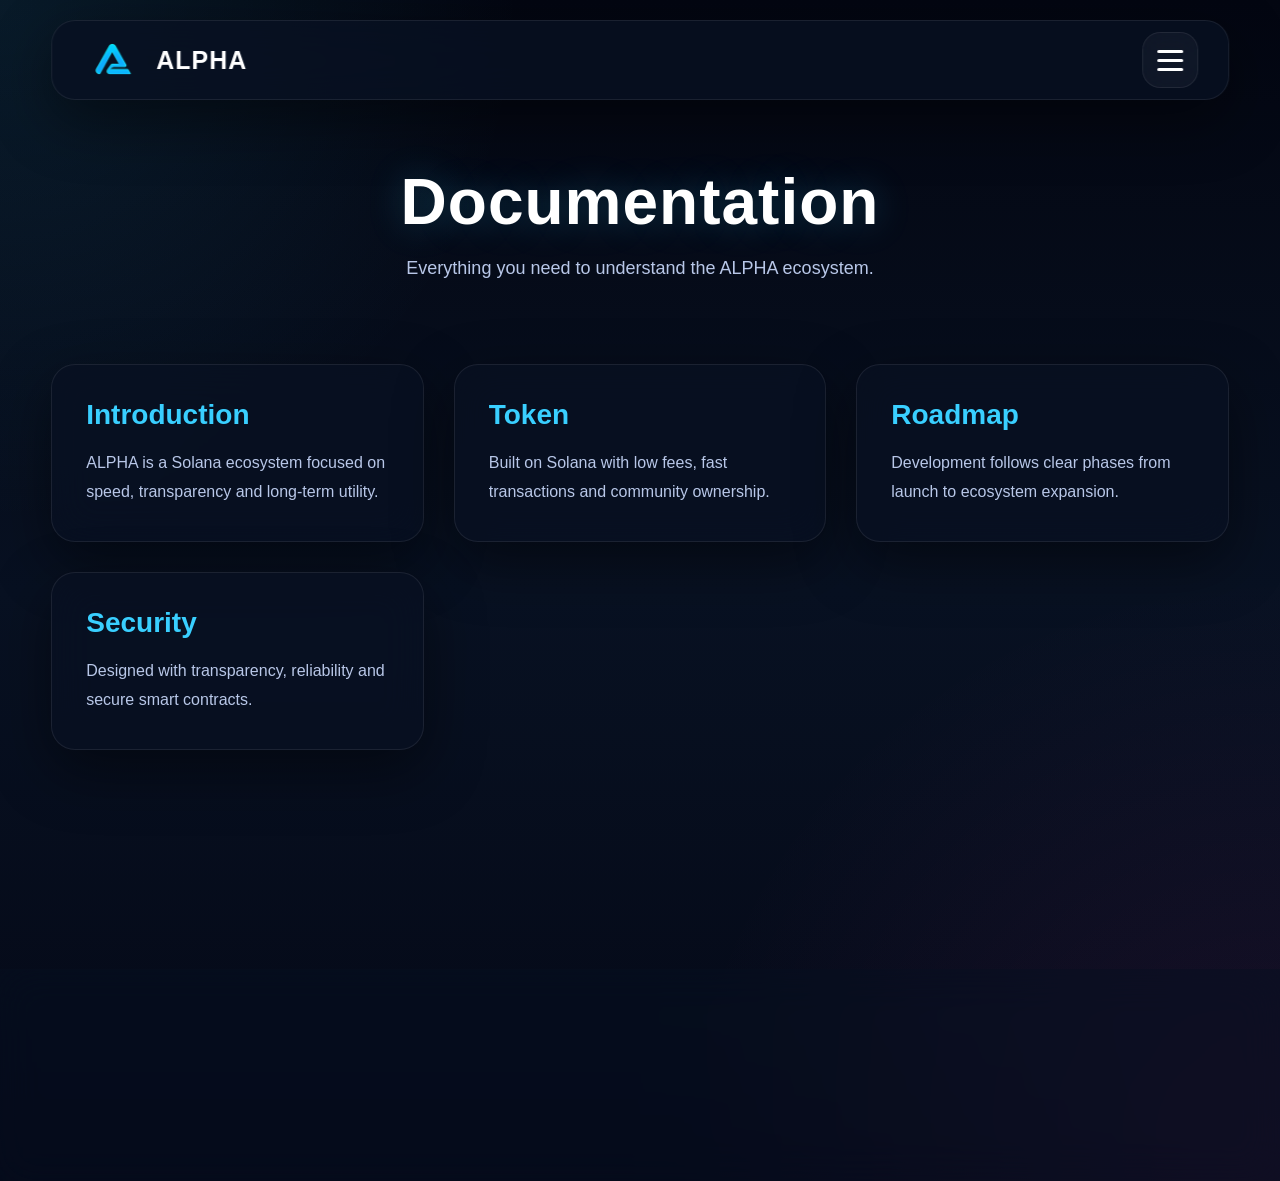
<file: docs.html>
<!DOCTYPE html>
<html lang="en">

<head>

    <meta charset="UTF-8">
    <meta name="viewport" content="width=device-width, initial-scale=1.0">

    <title>ALPHA | Docs</title>

    <link rel="icon" href="logo.png">
    <link rel="stylesheet" href="docs.css">

</head>

<body>

<!--================ NAVBAR ================-->

<header class="nav">

    <a href="index.html" class="logo">

        <img src="logo.png" alt="ALPHA">

        <span>ALPHA</span>

    </a>

    <div class="nav-right">

        <button class="menu-btn" id="menuBtn">

            <span></span>
            <span></span>
            <span></span>

        </button>

    </div>

</header>

<!--================ MOBILE MENU ================-->

<div class="menu-overlay" id="menuOverlay"></div>

<aside class="side-menu" id="sideMenu">

    <div class="side-header">

        <img src="logo.png" alt="ALPHA">

        <h2>ALPHA</h2>

    </div>

    <nav class="side-links">

        <a href="about.html">About</a>

        <a href="tokenomics.html">Tokenomics</a>

        <a href="roadmap.html">Roadmap</a>

        <a href="docs.html">Docs</a>

    </nav>

</aside>

<!--================ MAIN ================-->

<main>

    <!--================ HERO ================-->

    <section class="docs-hero">

        <h1>Documentation</h1>

        <p>
            Everything you need to understand the ALPHA ecosystem.
        </p>

    </section>

    <!--================ DOCS GRID ================-->

    <section class="docs-grid">

        <article class="doc-card">

            <h2>Introduction</h2>

            <p>
                ALPHA is a Solana ecosystem focused on speed, transparency and long-term utility.
            </p>

        </article>

        <article class="doc-card">

            <h2>Token</h2>

            <p>
                Built on Solana with low fees, fast transactions and community ownership.
            </p>

        </article>

        <article class="doc-card">

            <h2>Roadmap</h2>

            <p>
                Development follows clear phases from launch to ecosystem expansion.
            </p>

        </article>

        <article class="doc-card">

            <h2>Security</h2>

            <p>
                Designed with transparency, reliability and secure smart contracts.
            </p>

        </article>

    </section>

</main>

<!--================ FOOTER ================-->

<footer>

    <div class="social-links">

        <a href="https://x.com/alpha_coin_?s=11" target="_blank">

            <svg viewBox="0 0 24 24" class="icon">
                <path d="M18.9 2H22l-6.8 7.8L23 22h-6.2l-4.9-6.3L6.3 22H2l7.3-8.4L1 2h6.3l4.4 5.7L18.9 2zm-1.1 18h1.7L7.2 3.9H5.4L17.8 20z"/>
            </svg>

        </a>

       <a href="https://t.me/+NmKt-l5hiDU2NTM0" target="_blank">

            <svg viewBox="0 0 24 24" class="icon">
                <path d="M21.5 3.2L2.6 10.5c-1.3.5-1.3 1.2-.2 1.5l4.8 1.5 11.2-7.1c.5-.3.9-.1.5.2l-9.1 8.7-.3 4.2c.4 0 .6-.2.9-.5l2.2-2.1 4.7 3.5c.9.5 1.6.2 1.8-.8l3.3-15.6c.3-1.2-.5-1.7-1.9-1.2z"/>
            </svg>

        </a>

        <a href="https://www.tiktok.com/@alpha_coin?_r=1&_t=ZN-97fUJeknmkQ" target="_blank">

            <svg viewBox="0 0 24 24" class="icon">
                <path d="M16 3c.5 2.8 2.2 4.5 5 4.8v3.2c-1.9.1-3.6-.5-5-1.6v7.2c0 3.9-3.1 7-7 7S2 20.5 2 16.6c0-3.9 3.1-7 7-7 .4 0 .8 0 1.2.1v3.4c-.4-.1-.8-.2-1.2-.2-2 0-3.6 1.6-3.6 3.6S7 20.1 9 20.1s3.6-1.6 3.6-3.6V3h3.4z"/>
            </svg>

        </a>

    </div>

    <p>© 2026 ALPHA</p>

</footer>

<script src="docs.js"></script>

</body>

</html>
</file>
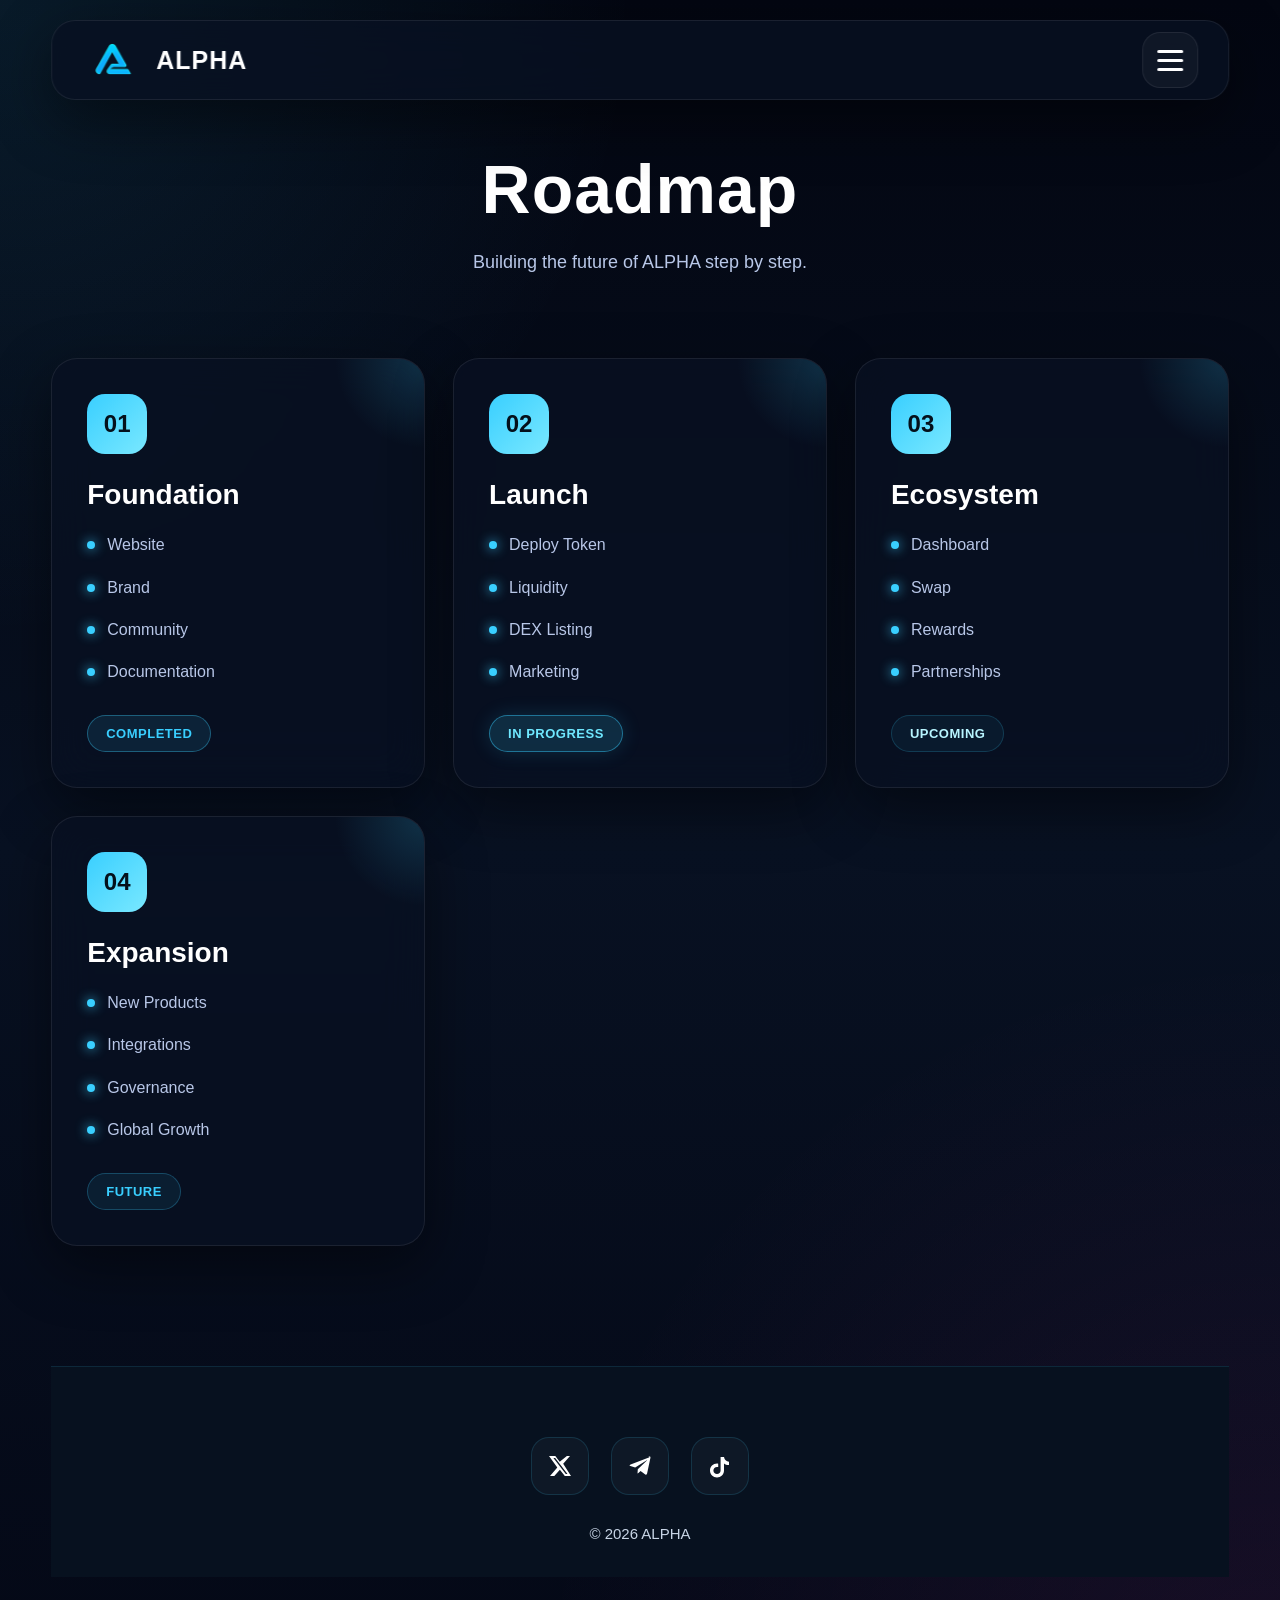
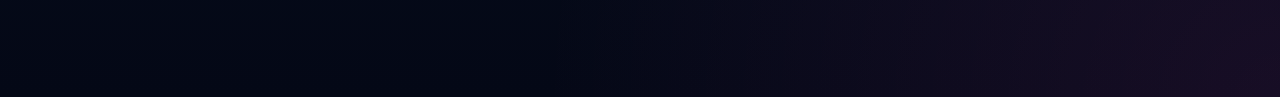
<file: roadmap.html>
<!DOCTYPE html>
<html lang="en">

<head>

<meta charset="UTF-8">
<meta name="viewport" content="width=device-width, initial-scale=1.0">

<title>ALPHA | Roadmap</title>

<link rel="stylesheet" href="roadmap.css">

</head>

<body>

<header class="nav">

    <a href="index.html" class="logo">
        <img src="logo.png" alt="ALPHA">
        <span>ALPHA</span>
    </a>

    <button class="menu-btn" id="menuBtn">
        <span></span>
        <span></span>
        <span></span>
    </button>

</header>

<div class="menu-overlay" id="menuOverlay"></div>

<aside class="side-menu" id="sideMenu">

    <div class="side-header">
        <img src="logo.png" alt="">
        <h2>ALPHA</h2>
    </div>

    <nav class="side-links">
        <a href="about.html">About</a>
        <a href="tokenomics.html">Tokenomics</a>
        <a href="roadmap.html" class="active">Roadmap</a>
        <a href="docs.html">Docs</a>
    </nav>

</aside>

<main>

<section class="roadmap-header">

    <h1>Roadmap</h1>

    <p>
        Building the future of ALPHA step by step.
    </p>

</section>

<section class="timeline">

    <article class="phase">

        <span class="phase-number">01</span>

        <h2>Foundation</h2>

        <ul>
            <li>Website</li>
            <li>Brand</li>
            <li>Community</li>
            <li>Documentation</li>
        </ul>

        <span class="status completed">
            Completed
        </span>

    </article>

    <article class="phase">

        <span class="phase-number">02</span>

        <h2>Launch</h2>

        <ul>
            <li>Deploy Token</li>
            <li>Liquidity</li>
            <li>DEX Listing</li>
            <li>Marketing</li>
        </ul>

        <span class="status progress">
            In Progress
        </span>

    </article>

    <article class="phase">

        <span class="phase-number">03</span>

        <h2>Ecosystem</h2>

        <ul>
            <li>Dashboard</li>
            <li>Swap</li>
            <li>Rewards</li>
            <li>Partnerships</li>
        </ul>

        <span class="status upcoming">
            Upcoming
        </span>

    </article>

    <article class="phase">

        <span class="phase-number">04</span>

        <h2>Expansion</h2>

        <ul>
            <li>New Products</li>
            <li>Integrations</li>
            <li>Governance</li>
            <li>Global Growth</li>
        </ul>

        <span class="status future">
            Future
        </span>

    </article>

</section>

<footer>
    <div class="social-links">

        <a href="https://x.com/alpha_coin_?s=11" target="_blank">
            <svg viewBox="0 0 24 24" class="icon">
                <path d="M18.9 2H22l-6.8 7.8L23 22h-6.2l-4.9-6.3L6.3 22H2l7.3-8.4L1 2h6.3l4.4 5.7L18.9 2zm-1.1 18h1.7L7.2 3.9H5.4L17.8 20z"/>
            </svg>
        </a>
<a href="https://t.me/+NmKt-l5hiDU2NTM0" target="_blank">
            <svg viewBox="0 0 24 24" class="icon">
                <path d="M21.5 3.2L2.6 10.5c-1.3.5-1.3 1.2-.2 1.5l4.8 1.5 11.2-7.1c.5-.3.9-.1.5.2l-9.1 8.7-.3 4.2c.4 0 .6-.2.9-.5l2.2-2.1 4.7 3.5c.9.5 1.6.2 1.8-.8l3.3-15.6c.3-1.2-.5-1.7-1.9-1.2z"/>
            </svg>
        </a>

        <a href="https://www.tiktok.com/@alpha_coin?_r=1&_t=ZN-97fUJeknmkQ" target="_blank">
            <svg viewBox="0 0 24 24" class="icon">
                <path d="M16 3c.5 2.8 2.2 4.5 5 4.8v3.2c-1.9.1-3.6-.5-5-1.6v7.2c0 3.9-3.1 7-7 7S2 20.5 2 16.6c0-3.9 3.1-7 7-7 .4 0 .8 0 1.2.1v3.4c-.4-.1-.8-.2-1.2-.2-2 0-3.6 1.6-3.6 3.6S7 20.1 9 20.1s3.6-1.6 3.6-3.6V3h3.4z"/>
            </svg>
        </a>

    </div>
     
    © 2026 ALPHA
</footer>
</Main>
<script src="roadmap.js"></script>

</body>
</html>
</file>
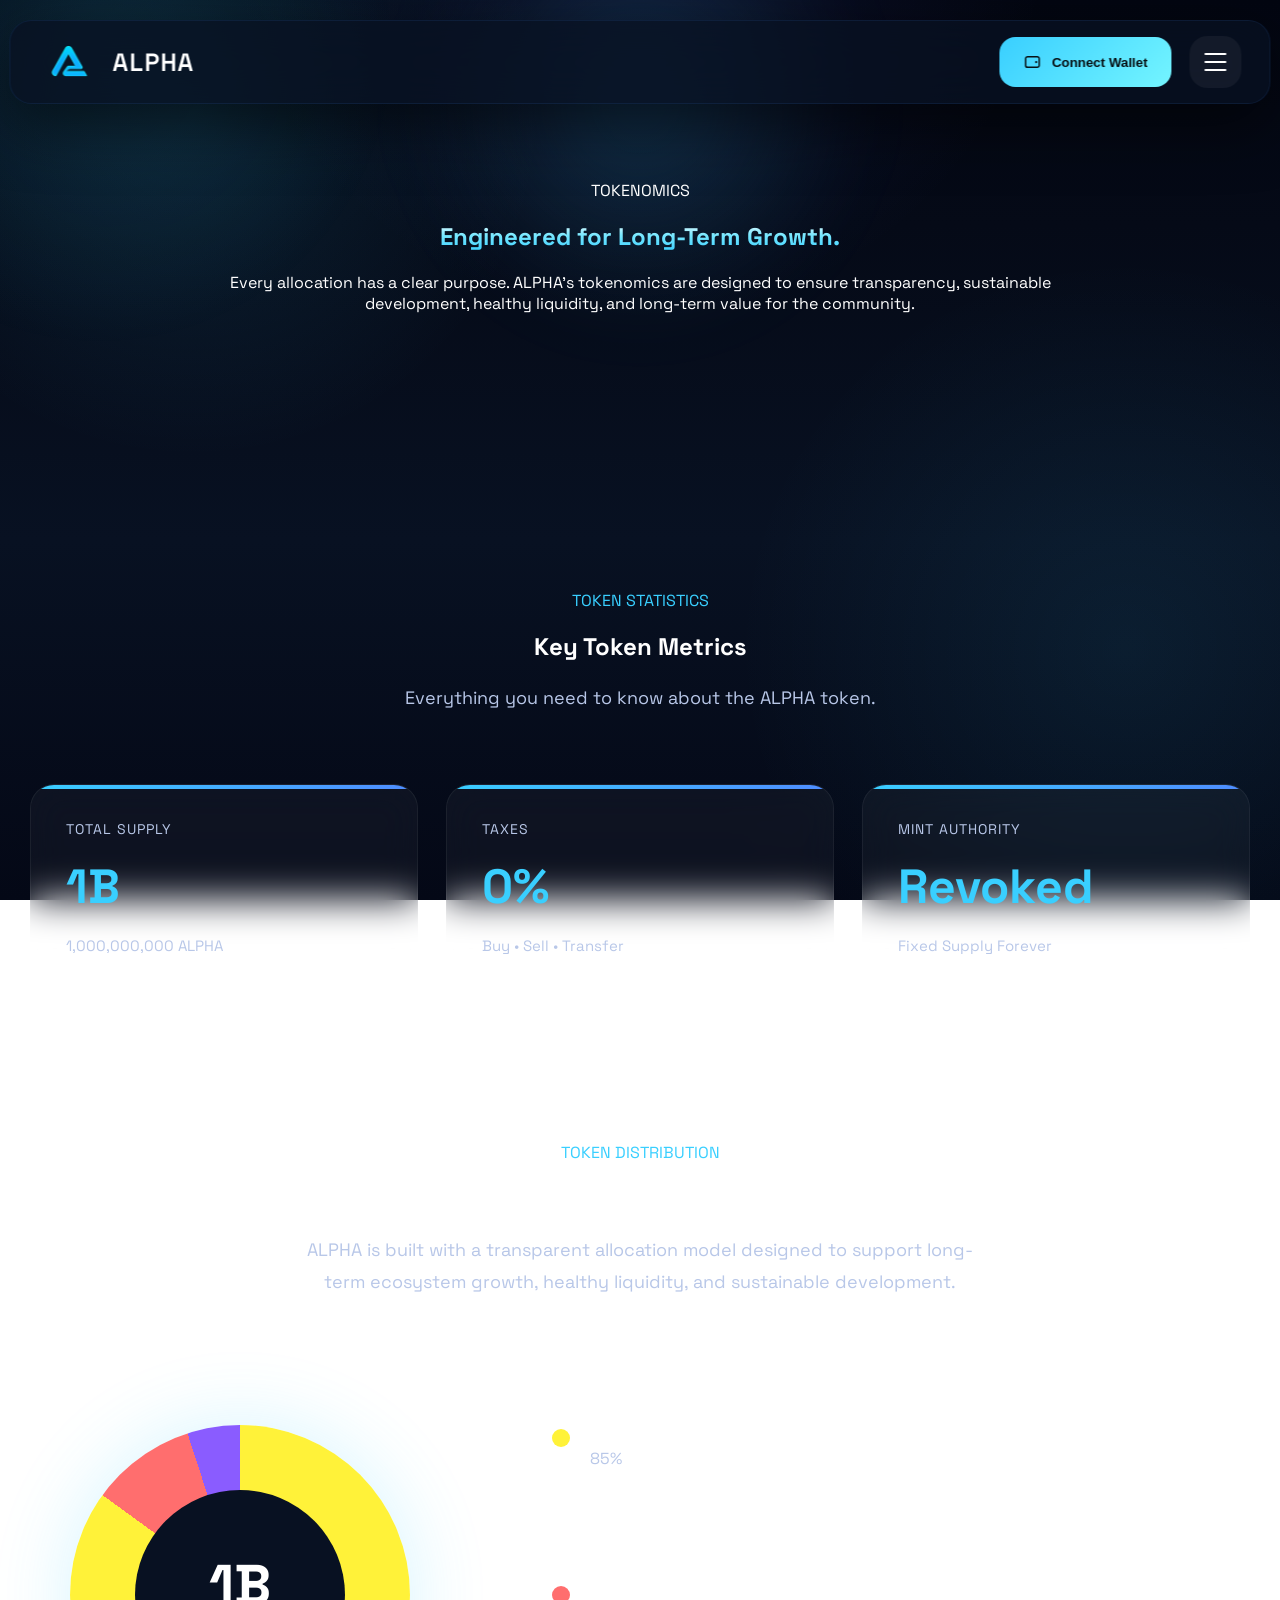
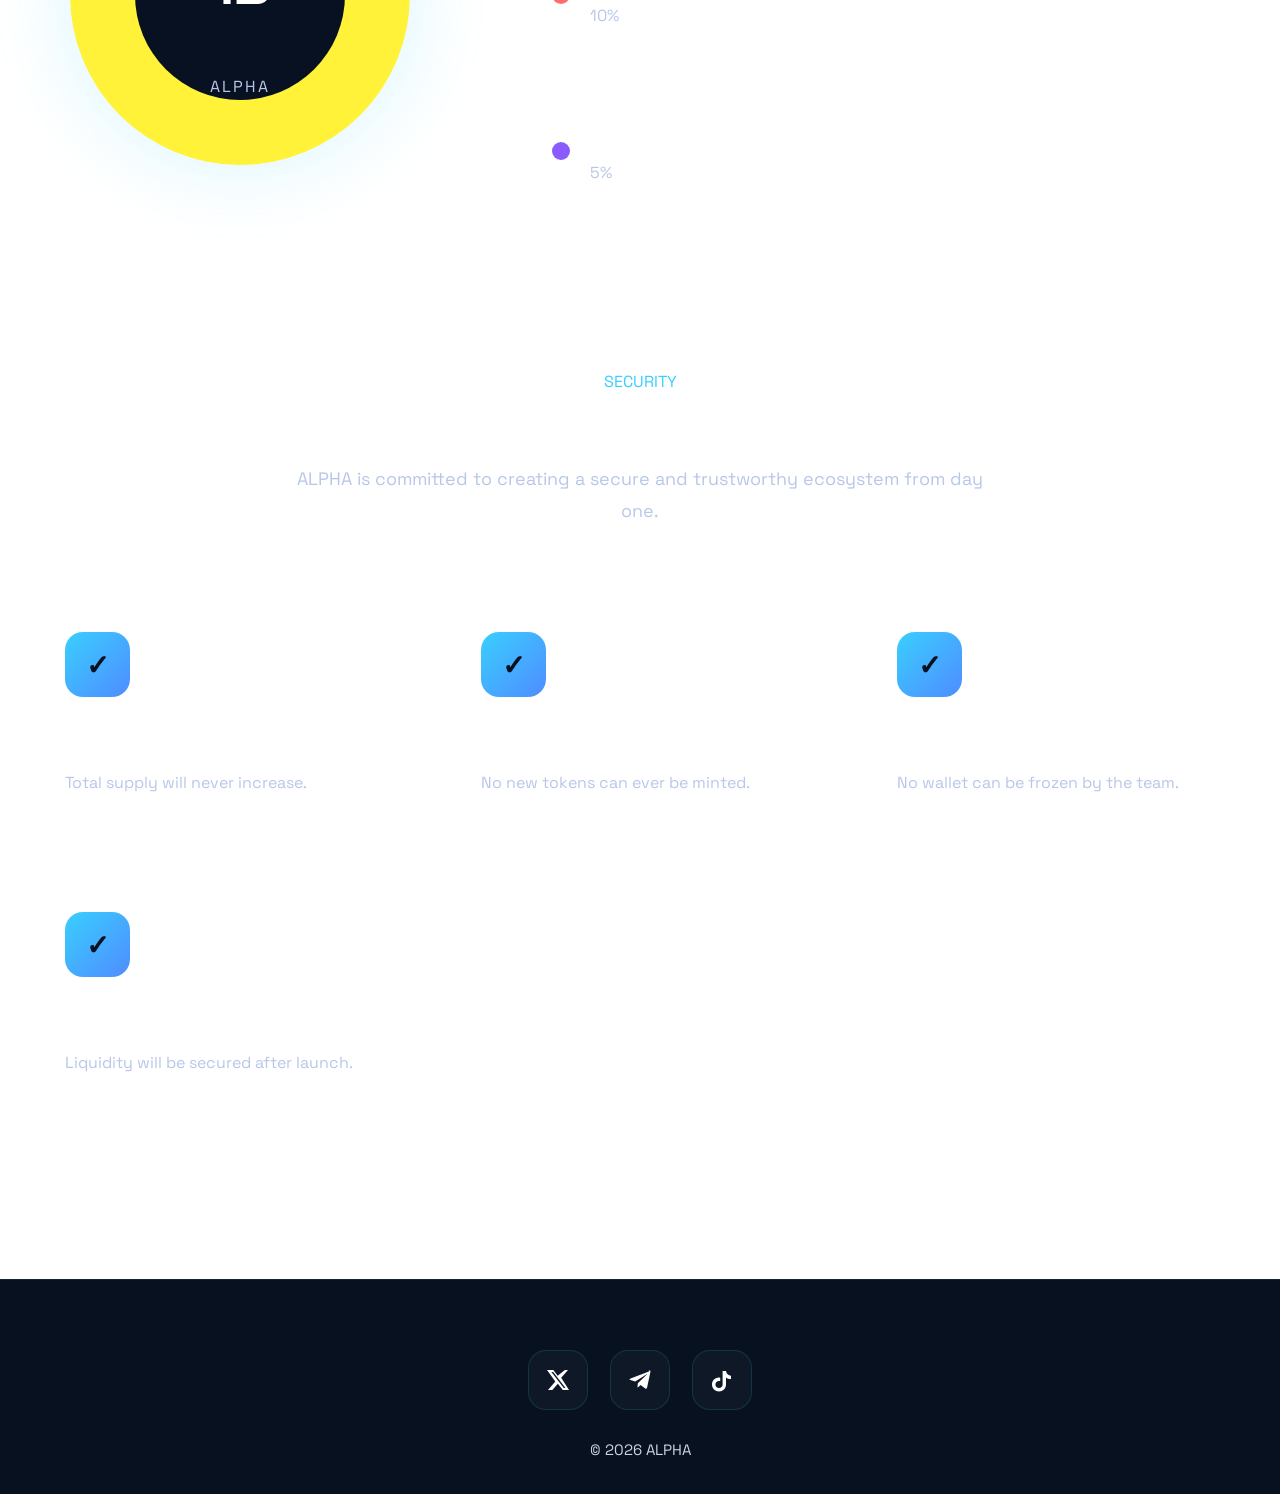
<file: tokenomics.html>
<!DOCTYPE html>
<html lang="en">

<head>

    <meta charset="UTF-8">
    <meta name="viewport" content="width=device-width, initial-scale=1.0">

    <title>ALPHA • Tokenomics</title>

    <link rel="icon" href="logo.png">
    <link rel="stylesheet" href="tokenomics.css">

    <link href="https://fonts.googleapis.com/css2?family=Space+Grotesk:wght@400;500;700;800&display=swap" rel="stylesheet">

</head>

<body>

<!--================ NAVBAR ================-->

<header class="nav">

    <a href="index.html" class="logo">

        <img src="logo.png" alt="ALPHA">

        <span>ALPHA</span>

    </a>

    <div class="nav-actions">

        <button class="wallet-btn" id="connectWallet">

            <svg width="18" height="18" viewBox="0 0 24 24" fill="none">

                <path
                    d="M3 7.5A2.5 2.5 0 015.5 5h13A2.5 2.5 0 0121 7.5v9A2.5 2.5 0 0118.5 19h-13A2.5 2.5 0 013 16.5v-9z"
                    stroke="currentColor"
                    stroke-width="2"/>

                <circle
                    cx="17"
                    cy="12"
                    r="1.5"
                    fill="currentColor"/>

            </svg>

            <span>Connect Wallet</span>

        </button>

        <button class="menu-btn" id="menuBtn">

            <span></span>
            <span></span>
            <span></span>

        </button>

    </div>

</header>

<!--================ MENU HAMBURGUESA ================-->

<div class="menu-overlay" id="menuOverlay"></div>

<aside class="side-menu" id="sideMenu">

    <div class="side-header">

       <img src="logo.png"> 
        <h2>ALPHA</h2>

    </div>

    <nav class="side-links">

        <a href="about.html">About</a>
        <a href="tokenomics.html">Tokenomics</a>
        <a href="roadmap.html">Roadmap</a>
        <a href="docs.html">Docs</a>

    </nav>

</aside>

<!--================ HERO ================-->

<section class="hero">

    <div class="hero-badge">

        TOKENOMICS

    </div>

    <h1>

        Engineered for Long-Term Growth.<br>
        

    </h1>

<p>
    Every allocation has a clear purpose. ALPHA's tokenomics are designed to ensure transparency, sustainable development, healthy liquidity, and long-term value for the community.
</p>

</section>

<!--================ TOKEN STATS ================-->

<section class="stats">

    <div class="section-title">

        <span>TOKEN STATISTICS</span>

        <h2>Key Token Metrics</h2>

        <p>

          Everything you need to know about the ALPHA token.
        </p>

    </div>

    <div class="stats-grid">

        <div class="stat-card">

            <span>Total Supply</span>

            <h3>1B</h3>

            <small>1,000,000,000 ALPHA</small>

        </div>

 <div class="stat-card">

    <span>Taxes</span>

    <h3>0%</h3>

    <small>Buy • Sell • Transfer</small>

</div>

 <div class="stat-card">

    <span>Mint Authority</span>

    <h3>Revoked</h3>

    <small>Fixed Supply Forever</small>

</div>

</section>
<!--================ TOKEN DISTRIBUTION ================-->

<section class="distribution">

    <div class="section-title">

        <span>TOKEN DISTRIBUTION</span>

        <h2>Transparent Allocation</h2>

        <p>

          ALPHA is built with a transparent allocation model designed to support long-term ecosystem growth, healthy liquidity, and sustainable development.

        </p>

    </div>

    <div class="distribution-container">

        <div class="token-circle">

            <div class="circle-center">

                <h3>1B</h3>

                <span>ALPHA</span>

            </div>

        </div>

        <div class="distribution-list">

            <div class="distribution-card">

                <div class="color liquidity"></div>

                <div>

                    <h3>Liquidity</h3>

                    <p>85%</p>

                </div>

            </div>

            <div class="distribution-card">

                <div class="color ecosystem"></div>

                <div>

                    <h3>Ecosystem</h3>

                    <p>10%</p>

                </div>

            </div>

            <div class="distribution-card">

                <div class="color marketing"></div>

                <div>

                    <h3>Marketing</h3>

                    <p>5%</p>

                </div>

            </div>

    </div>

</section>
<!--================ SECURITY =================-->

<section class="security">

    <div class="section-title">

        <span>SECURITY</span>

        <h2>Built with Transparency</h2>

        <p>

            ALPHA is committed to creating a secure and trustworthy
            ecosystem from day one.

        </p>

    </div>

    <div class="security-grid">

        <div class="security-card">

            <div class="check">✓</div>

            <h3>Fixed Supply</h3>

            <p>

                Total supply will never increase.

            </p>

        </div>

        <div class="security-card">

            <div class="check">✓</div>

            <h3>Mint Revoked</h3>

            <p>

                No new tokens can ever be minted.

            </p>

        </div>

        <div class="security-card">

            <div class="check">✓</div>

            <h3>Freeze Revoked</h3>

            <p>

                No wallet can be frozen by the team.

            </p>

        </div>

        <div class="security-card">

            <div class="check">✓</div>

            <h3>Liquidity Locked</h3>

            <p>

                Liquidity will be secured after launch.

            </p>

        </div>

    </div>

</section>

<footer>
    <div class="social-links">

        <a href="https://x.com/alpha_coin_?s=11" target="_blank">
            <svg viewBox="0 0 24 24" class="icon">
                <path d="M18.9 2H22l-6.8 7.8L23 22h-6.2l-4.9-6.3L6.3 22H2l7.3-8.4L1 2h6.3l4.4 5.7L18.9 2zm-1.1 18h1.7L7.2 3.9H5.4L17.8 20z"/>
            </svg>
        </a>

        <a href="https://t.me/+NmKt-l5hiDU2NTM0" target="_blank">
            <svg viewBox="0 0 24 24" class="icon">
                <path d="M21.5 3.2L2.6 10.5c-1.3.5-1.3 1.2-.2 1.5l4.8 1.5 11.2-7.1c.5-.3.9-.1.5.2l-9.1 8.7-.3 4.2c.4 0 .6-.2.9-.5l2.2-2.1 4.7 3.5c.9.5 1.6.2 1.8-.8l3.3-15.6c.3-1.2-.5-1.7-1.9-1.2z"/>
            </svg>
        </a>

        <a href="https://www.tiktok.com/@alpha_coin?_r=1&_t=ZN-97fUJeknmkQ" target="_blank">
            <svg viewBox="0 0 24 24" class="icon">
                <path d="M16 3c.5 2.8 2.2 4.5 5 4.8v3.2c-1.9.1-3.6-.5-5-1.6v7.2c0 3.9-3.1 7-7 7S2 20.5 2 16.6c0-3.9 3.1-7 7-7 .4 0 .8 0 1.2.1v3.4c-.4-.1-.8-.2-1.2-.2-2 0-3.6 1.6-3.6 3.6S7 20.1 9 20.1s3.6-1.6 3.6-3.6V3h3.4z"/>
            </svg>
        </a>

    </div>
     
    © 2026 ALPHA
</footer>
<script src="tokenomics.js"></script>

</body>

</html>
</file>
<file: docs.css>
:root{

    --bg:#040816;
    --bg-light:#081122;

    --primary:#39CFFF;
    --primary-light:#79E8FF;
    --secondary:#FF4FD8;

    --white:#ffffff;
    --text:#B8C7E8;

    --border:rgba(255,255,255,.08);

    --glass:rgba(8,17,34,.75);

    --shadow:
        0 20px 60px rgba(0,0,0,.45);

}

/*==================================================
                RESET
==================================================*/

*{

    margin:0;
    padding:0;
    box-sizing:border-box;

}

html{

    scroll-behavior:smooth;

}

body{

    font-family:"Space Grotesk",sans-serif;

    color:var(--white);

    background:

        radial-gradient(circle at top left,
        rgba(57,207,255,.10),
        transparent 30%),

        radial-gradient(circle at bottom right,
        rgba(255,79,216,.08),
        transparent 35%),

        linear-gradient(
            180deg,
            #030611,
            #081122,
            #040816
        );

    overflow-x:hidden;

    min-height:100vh;

}

img{

    display:block;
    max-width:100%;

}

a{

    text-decoration:none;
    color:inherit;

}

ul{

    list-style:none;

}

/*==================================================
                NAVBAR
==================================================*/

.nav{

    position:fixed;

    top:20px;
    left:50%;

    transform:translateX(-50%);

    width:min(1200px,92%);

    height:80px;

    padding:0 30px;

    display:flex;

    justify-content:space-between;
    align-items:center;

    background:rgba(8,17,34,.80);

    border:1px solid var(--border);

    border-radius:24px;

    backdrop-filter:blur(24px);

    box-shadow:var(--shadow);

    z-index:1000;

}

.logo{

    display:flex;

    align-items:center;

    gap:14px;

}

.logo img{

    width:60px;

}

.logo span{

    font-size:25px;

    font-weight:600;

   color:#fff; /* Blanco */

    letter-spacing:1px;

}
/*==================================================
                MENU BUTTON
==================================================*/

.menu-btn{

    width:56px;
    height:56px;

    display:flex;

    flex-direction:column;

    justify-content:center;

    align-items:center;

    gap:6px;

    border:none;

    border-radius:18px;

    cursor:pointer;

    background:rgba(255,255,255,.04);

    border:1px solid var(--border);

    backdrop-filter:blur(20px);

    transition:.35s;

}

.menu-btn:hover{

    border-color:var(--primary);

    background:rgba(57,207,255,.08);

    box-shadow:0 0 25px rgba(57,207,255,.20);

}

.menu-btn span{

    width:26px;

    height:3px;

    border-radius:999px;

    background:#fff;

    transition:.35s;

}

.menu-btn:hover span{

    background:var(--primary);

}

/*==============================
        ACTIVE
==============================*/

.menu-btn.active span:nth-child(1){

    transform:translateY(9px) rotate(45deg);

}

.menu-btn.active span:nth-child(2){

    opacity:0;

}

.menu-btn.active span:nth-child(3){

    transform:translateY(-9px) rotate(-45deg);

}
.nav-right{

    display:flex;

    align-items:center;

    gap:18px;

}
/*======================================
=            SIDE MENU                 =
======================================*/

.side-menu{

    position:fixed;

    top:0;
    left:-320px;

    width:300px;
    height:100vh;

    padding:35px;

    display:flex;

    flex-direction:column;

    background:#081122;

    border-right:1px solid var(--border);

    backdrop-filter:blur(30px);

    transition:left .35s ease;

    z-index:1200;

}

.side-menu.active{

    left:0;

}

/*======================================
=           SIDE HEADER                =
======================================*/

.side-header{

    display:flex;

    align-items:center;

    gap:14px;

    margin-bottom:45px;

}

.side-header img{

    width:46px;

}

.side-header h2{

    font-size:24px;

    color:white;

}

/*======================================
=            SIDE LINKS                =
======================================*/

.side-links{

    display:flex;

    flex-direction:column;

    gap:10px;

}

.side-links a{

    padding:16px;

    border-radius:16px;

    font-weight:600;

    color:white;

    transition:var(--transition);

}

.side-links a:hover{

    background:rgba(255,255,255,.05);

    color:var(--primary);

}

.side-links a.active{

    background:rgba(57,207,255,.12);

    color:var(--primary);

}

/*======================================
=            OVERLAY                   =
======================================*/

.menu-overlay{

    position:fixed;

    inset:0;

    background:rgba(0,0,0,.55);

    backdrop-filter:blur(4px);

    opacity:0;

    visibility:hidden;

    transition:var(--transition);

    z-index:1100;

}

.menu-overlay.active{

    opacity:1;

    visibility:visible;

}

/*==================================================
                    MAIN
==================================================*/

main{

    width:min(1200px,92%);

    margin:auto;

    padding-top:170px;

    padding-bottom:120px;

}

/*==================================================
                    HERO
==================================================*/

.docs-hero{

    text-align:center;

    margin-bottom:80px;

}

.docs-hero h1{

    font-size:clamp(48px,7vw,78px);

    font-weight:800;

    line-height:1;

    margin-bottom:20px;

    color:var(--white);

    text-shadow:0 0 35px rgba(57,207,255,.25);

}

.docs-hero h1 span{

    color:var(--primary);

}

.docs-hero p{

    max-width:700px;

    margin:auto;

    color:var(--text);

    font-size:18px;

    line-height:1.8;

}
/*==================================================
                    MAIN
==================================================*/

main{

    width:min(1200px,92%);

    margin:auto;

    padding-top:170px;

    padding-bottom:100px;

}

/*==================================================
                    HERO
==================================================*/

.docs-hero{

    text-align:center;

    margin-bottom:80px;

}

.docs-hero h1{

    font-size:64px;

    font-weight:800;

    color:var(--white);

    margin-bottom:18px;

    letter-spacing:1px;

}

.docs-hero h1 span{

    color:var(--primary);

}

.docs-hero p{

    max-width:720px;

    margin:auto;

    color:var(--text);

    font-size:18px;

    line-height:1.8;

}

/*==================================================
                    DOCS GRID
==================================================*/

.docs-grid{

    display:grid;

    grid-template-columns:repeat(auto-fit,minmax(280px,1fr));

    gap:30px;

}

/*==================================================
                    CARD
==================================================*/

.doc-card{

    position:relative;

    padding:34px;

    border-radius:24px;

    background:var(--glass);

    border:1px solid var(--border);

    backdrop-filter:blur(20px);

    box-shadow:var(--shadow);

    transition:.35s;

    overflow:hidden;

}

.doc-card::before{

    content:"";

    position:absolute;

    inset:0;

    background:linear-gradient(
        135deg,
        rgba(57,207,255,.08),
        transparent 60%
    );

    opacity:0;

    transition:.35s;

}

.doc-card:hover{

    transform:translateY(-8px);

    border-color:rgba(57,207,255,.35);

    box-shadow:
        0 25px 60px rgba(0,0,0,.45),
        0 0 25px rgba(57,207,255,.18);

}

.doc-card:hover::before{

    opacity:1;

}

.doc-card h2{

    position:relative;

    z-index:2;

    color:var(--primary);

    font-size:28px;

    margin-bottom:18px;

}

.doc-card p{

    position:relative;

    z-index:2;

    color:var(--text);

    line-height:1.8;

    font-size:16px;

}
/*==================================================
                    FOOTER
==================================================*/

footer{

    margin-top:120px;

    padding:70px 20px 35px;

    border-top:1px solid var(--border);

    background:rgba(8,17,34,.45);

    backdrop-filter:blur(20px);

    text-align:center;

}

.social-links{

    display:flex;

    justify-content:center;

    gap:22px;

    margin-bottom:30px;

}

.social-links a{

    width:58px;

    height:58px;

    display:flex;

    justify-content:center;

    align-items:center;

    border-radius:18px;

    background:rgba(255,255,255,.04);

    border:1px solid var(--border);

    transition:.35s;

}

.social-links a:hover{

    transform:translateY(-6px);

    background:linear-gradient(
        135deg,
        var(--primary),
        var(--primary-light)
    );

    border-color:transparent;

    box-shadow:
        0 15px 35px rgba(57,207,255,.30),
        0 0 30px rgba(57,207,255,.25);

}

.icon{

    width:24px;

    height:24px;

    fill:#fff;

    transition:.3s;

}

.social-links a:hover .icon{

    fill:#04111E;

}

footer p{

    color:var(--text);

    font-size:15px;

    letter-spacing:.5px;

}

/*==================================================
              MOBILE RESPONSIVE ABOUT
==================================================*/

@media(max-width:768px){


    /* NAVBAR */

    .nav{

        top:12px;

        width:94%;

        height:70px;

        padding:0 18px;

        border-radius:20px;

    }


    .logo img{

        width:45px;

    }


    .logo span{

        font-size:20px;

    }


    .menu-btn{

        width:48px;

        height:48px;

        border-radius:15px;

    }



    /* SIDE MENU */

    .side-menu{

        width:280px;

        padding:25px;

    }



    /* MAIN */

    main{

        width:92%;

        padding-top:120px;

        padding-bottom:70px;

    }



    /* HERO */

    .docs-hero{

        margin-bottom:45px;

    }


    .docs-hero h1{

        font-size:42px;

        line-height:1.1;

        margin-bottom:15px;

    }


    .docs-hero p{

        font-size:16px;

        line-height:1.6;

        padding:0 10px;

    }



    /* GRID */

    .docs-grid{

        grid-template-columns:1fr;

        gap:20px;

    }



    /* CARDS */

    .doc-card{

        padding:25px;

        border-radius:22px;

    }


    .doc-card h2{

        font-size:24px;

        margin-bottom:12px;

    }


    .doc-card p{

        font-size:15px;

        line-height:1.7;

    }



    /* FOOTER */

    footer{

        margin-top:70px;

        padding:50px 15px 30px;

    }


    .social-links{

        gap:15px;

    }


    .social-links a{

        width:50px;

        height:50px;

        border-radius:16px;

    }


    .icon{

        width:22px;

        height:22px;

    }

}



/*==================================================
              SMALL MOBILE
==================================================*/

@media(max-width:420px){


    .docs-hero h1{

        font-size:36px;

    }


    .docs-hero p{

        font-size:15px;

    }


    .doc-card{

        padding:22px;

    }


    .doc-card h2{

        font-size:22px;

    }


}
</file>
<file: roadmap.css>
/*==================================================
                VARIABLES
==================================================*/

:root{

    --bg:#040816;
    --bg-light:#081122;

    --primary:#39CFFF;
    --primary-light:#79E8FF;
    --secondary:#FF4FD8;

    --white:#ffffff;
    --text:#B8C7E8;

    --border:rgba(255,255,255,.08);

    --glass:rgba(8,17,34,.75);

    --shadow:
        0 20px 60px rgba(0,0,0,.45);

}

/*==================================================
                RESET
==================================================*/

*{

    margin:0;
    padding:0;
    box-sizing:border-box;

}

html{

    scroll-behavior:smooth;

}

body{

    font-family:"Space Grotesk",sans-serif;

    color:var(--white);

    background:

        radial-gradient(circle at top left,
        rgba(57,207,255,.10),
        transparent 30%),

        radial-gradient(circle at bottom right,
        rgba(255,79,216,.08),
        transparent 35%),

        linear-gradient(
            180deg,
            #030611,
            #081122,
            #040816
        );

    overflow-x:hidden;

    min-height:100vh;

}

img{

    display:block;
    max-width:100%;

}

a{

    text-decoration:none;
    color:inherit;

}

ul{

    list-style:none;

}

/*==================================================
                NAVBAR
==================================================*/

.nav{

    position:fixed;

    top:20px;
    left:50%;

    transform:translateX(-50%);

    width:min(1200px,92%);

    height:80px;

    padding:0 30px;

    display:flex;

    justify-content:space-between;
    align-items:center;

    background:rgba(8,17,34,.80);

    border:1px solid rgba(255,255,255,.08);

    border-radius:24px;

    backdrop-filter:blur(24px);

    box-shadow:0 20px 60px rgba(0,0,0,.45);

    z-index:1000;

}

.logo{

    display:flex;

    align-items:center;

    gap:14px;

}

.logo img{
    
    width:60px;

}

.logo span{

   font-size:25px;

    font-weight:600;

    color:#fff; /* Blanco */

    letter-spacing:1px;


}

.nav-right{

    display:flex;

    align-items:center;

}
/*==================================================
                MENU BUTTON
==================================================*/

.menu-btn{

    width:56px;

    height:56px;

    display:flex;

    flex-direction:column;

    justify-content:center;

    align-items:center;

    gap:6px;

    border:none;

    border-radius:18px;

    background:rgba(255,255,255,.04);

    border:1px solid rgba(255,255,255,.08);

    cursor:pointer;

    transition:.35s;

}

.menu-btn:hover{

    background:rgba(57,207,255,.08);

    border-color:#39CFFF;

}

.menu-btn span{

    width:26px;

    height:3px;

    border-radius:999px;

    background:#fff;

    transition:.35s;

}

.menu-btn.active span:nth-child(1){

    transform:translateY(9px) rotate(45deg);

}

.menu-btn.active span:nth-child(2){

    opacity:0;

}

.menu-btn.active span:nth-child(3){

    transform:translateY(-9px) rotate(-45deg);

}

/*==================================================
                SIDE MENU
==================================================*/
.side-menu{

    position:fixed;

    top:0;
    left:-320px;

    width:300px;
    height:100vh;

    padding:35px;

    display:flex;

    flex-direction:column;

    background:#081122;

    border-right:1px solid var(--border);

    backdrop-filter:blur(30px);

    transition:left .35s ease;

    z-index:1200;

}

.side-menu.active{

    left:0;

}

/*======================================
=           SIDE HEADER                =
======================================*/

.side-header{

    display:flex;

    align-items:center;

    gap:14px;

    margin-bottom:45px;

}

.side-header img{

    width:46px;

}

.side-header h2{

    font-size:24px;

    color:white;

}

/*======================================
=            SIDE LINKS                =
======================================*/

.side-links{

    display:flex;

    flex-direction:column;

    gap:10px;

}

.side-links a{

    padding:16px;

    border-radius:16px;

    font-weight:600;

    color:white;

    transition:var(--transition);

}

.side-links a:hover{

    background:rgba(255,255,255,.05);

    color:var(--primary);

}

.side-links a.active{

    background:rgba(57,207,255,.12);

    color:var(--primary);

}

/*======================================
=            OVERLAY                   =
======================================*/

.menu-overlay{

    position:fixed;

    inset:0;

    background:rgba(0,0,0,.55);

    backdrop-filter:blur(4px);

    opacity:0;

    visibility:hidden;

    transition:var(--transition);

    z-index:1100;

}

.menu-overlay.active{

    opacity:1;

    visibility:visible;

}

/*==================================================
                    MAIN
==================================================*/

main{

    width:min(1200px,92%);

    margin:auto;

    padding-top:150px;

    padding-bottom:120px;

}

/*==================================================
                PAGE HEADER
==================================================*/

.roadmap-header{

    text-align:center;

    margin-bottom:80px;

}

.roadmap-header h1{

    font-size:clamp(42px,6vw,68px);

    font-weight:800;

    color:var(--white);

    margin-bottom:18px;

    letter-spacing:1px;

}

.roadmap-header p{

    max-width:700px;

    margin:auto;

    color:var(--text);

    font-size:18px;

    line-height:1.8;

}

/*==================================================
                ROADMAP GRID
==================================================*/

.timeline{

    display:grid;

    grid-template-columns:
        repeat(auto-fit,minmax(280px,1fr));

    gap:28px;

    align-items:stretch;

}

/*==================================================
                ROADMAP CARD
==================================================*/

.phase{

    position:relative;

    overflow:hidden;

    padding:35px;

    background:var(--glass);

    border:1px solid var(--border);

    border-radius:26px;

    backdrop-filter:blur(20px);

    box-shadow:var(--shadow);

    transition:.35s;

}

.phase:hover{

    transform:translateY(-10px);

    border-color:var(--primary);

    box-shadow:
        0 25px 60px rgba(57,207,255,.15);

}

/* Glow */

.phase::before{

    content:"";

    position:absolute;

    top:-90px;

    right:-90px;

    width:180px;

    height:180px;

    border-radius:50%;

    background:

        radial-gradient(
            rgba(57,207,255,.18),
            transparent 70%
        );

    transition:.4s;

}

.phase:hover::before{

    transform:scale(1.3);

}

/*==================================================
                PHASE NUMBER
==================================================*/

.phase-number{

    width:60px;

    height:60px;

    display:flex;

    justify-content:center;

    align-items:center;

    margin-bottom:25px;

    border-radius:18px;

    font-size:24px;

    font-weight:800;

    color:#04101b;

    background:

        linear-gradient(
            135deg,
            var(--primary),
            var(--primary-light)
        );

}

/*==================================================
                TITLES
==================================================*/

.phase h2{

    font-size:28px;

    margin-bottom:20px;

    color:var(--white);

}

/*==================================================
                LIST
==================================================*/

.phase ul{

    display:flex;

    flex-direction:column;

    gap:15px;

    margin-bottom:30px;

}

.phase li{

    position:relative;

    padding-left:20px;

    color:var(--text);

    line-height:1.7;

}

.phase li::before{

    content:"";

    position:absolute;

    left:0;

    top:10px;

    width:8px;

    height:8px;

    border-radius:50%;

    background:var(--primary);

    box-shadow:0 0 12px var(--primary);

}
/*==================================================
                STATUS
==================================================*/

.status{

    display:inline-flex;

    align-items:center;

    justify-content:center;

    padding:10px 18px;

    border-radius:50px;

    font-size:13px;

    font-weight:700;

    letter-spacing:.5px;

    text-transform:uppercase;

    background:rgba(57,207,255,.08);

    border:1px solid rgba(57,207,255,.25);

    color:#39CFFF;

}

.completed{

    color:#39CFFF;

    background:rgba(57,207,255,.10);

    border:1px solid rgba(57,207,255,.35);

}

.progress{

    color:#6FE8FF;

    background:rgba(57,207,255,.15);

    border:1px solid rgba(57,207,255,.45);

    box-shadow:0 0 20px rgba(57,207,255,.15);

}

.upcoming{

    color:#B8F5FF;

    background:rgba(57,207,255,.06);

    border:1px solid rgba(57,207,255,.18);

}
footer{

    margin-top:120px;

    padding:70px 20px 35px;

    border-top:1px solid rgba(57,207,255,.12);

    background:#07111F;

    text-align:center;

}

.social-links{

    display:flex;

    justify-content:center;

    gap:22px;

    margin-bottom:30px;

}

.social-links a{

    width:58px;

    height:58px;

    display:flex;

    justify-content:center;

    align-items:center;

    border-radius:18px;

    background:rgba(255,255,255,.03);

    border:1px solid rgba(57,207,255,.15);

    transition:.35s;

}

.social-links a:hover{

    transform:translateY(-6px);

    background:#39CFFF;

    border-color:#39CFFF;

    box-shadow:0 0 35px rgba(57,207,255,.35);

}

.icon{

    width:24px;

    height:24px;

    fill:#ffffff;

    transition:.3s;

}

.social-links a:hover .icon{

    fill:#07111F;

}

footer{

    color:#c8d5e6;

    font-size:15px;

}
/*==================================================
                ANIMATIONS
==================================================*/

.phase{

    animation:fadeUp .8s ease both;

}

.phase:nth-child(2){

    animation-delay:.15s;

}

.phase:nth-child(3){

    animation-delay:.3s;

}

.phase:nth-child(4){

    animation-delay:.45s;

}

@keyframes fadeUp{

    from{

        opacity:0;

        transform:translateY(40px);

    }

    to{

        opacity:1;

        transform:translateY(0);

    }

}

/*==================================================
                TEXT SELECTION
==================================================*/

::selection{

    background:#39CFFF;

    color:#07111F;

}

/*==================================================
                FOCUS
==================================================*/

a:focus,
button:focus{

    outline:none;

    box-shadow:0 0 0 3px rgba(57,207,255,.25);

}

/*==================================================
                SMOOTH SCROLL
==================================================*/

html{

    scroll-behavior:smooth;

}

/*==================================================
                MOBILE
==================================================*/

@media (max-width:768px){

    .timeline{

        gap:22px;

    }

    .phase{

        border-radius:22px;

    }

}

@media (max-width:480px){

    body{

        overflow-x:hidden;

    }

    main{

        width:92%;

        padding-top:120px;

        padding-bottom:80px;

    }

    .roadmap-header{

        margin-bottom:45px;

    }

    .phase{

        padding:22px;

    }

    .phase h2{

        font-size:22px;

    }

    .phase li{

        font-size:15px;

    }

    footer{

        margin-top:80px;

        padding:55px 15px 25px;

    }

}
.phase{

    opacity:0;

    transform:translateY(40px);

    transition:.7s;

}

.phase.show{

    opacity:1;

    transform:translateY(0);

}

.phase.focus{

    transform:translateY(-12px) scale(1.02);

    border-color:#39CFFF;

    box-shadow:0 0 35px rgba(57,207,255,.25);

}
</file>
<file: tokenomics.css>
:root{

--bg:#040816;
--bg2:#081122;

--text:#FFFFFF;
--text-soft:#B8C7E8;

--primary:#39CFFF;
--primary-light:#79E8FF;

--secondary:#4F8CFF; /* sustituye el rosa por un azul */
--card:rgba(10,18,35,.78);

--border:rgba(70,140,255,.10);

--shadow:
0 20px 60px rgba(0,0,0,.55);

--bg-gradient:

radial-gradient(circle at 15% 12%,
rgba(57,207,255,.12),
transparent 26%),

radial-gradient(circle at 88% 72%,
rgba(57,207,255,.08),
transparent 30%),

radial-gradient(circle at 50% -10%,
rgba(88,102,255,.12),
transparent 35%),

linear-gradient(
180deg,
#030611 0%,
#050A17 25%,
#081122 60%,
#040816 100%);

}

body{

    min-height:100vh;

    margin:0;

    background:var(--bg-gradient);

    background-attachment:fixed;

    color:var(--text);

    font-family:"Space Grotesk",sans-serif;

    overflow-x:hidden;

}
body::before{

    content:"";

    position:fixed;

    width:600px;
    height:600px;

    top:-250px;
    left:-200px;

    background:

    radial-gradient(circle,

    rgba(57,207,255,.10),

    transparent 70%);

    pointer-events:none;

}


/*==========================
        TOKEN STATS
==========================*/

.stats{

    max-width:1300px;

    margin:140px auto;

    padding:0 30px;

}

.stats-grid{

    display:grid;

    grid-template-columns:repeat(auto-fit,minmax(260px,1fr));

    gap:28px;

}

.stat-card{

    padding:35px;

    border-radius:24px;

    background:rgba(255,255,255,.04);

    border:1px solid rgba(255,255,255,.06);

    transition:.35s;

    backdrop-filter:blur(18px);


    position:relative;

    overflow:hidden;

}



.stat-card::before{

    content:"";

    position:absolute;

    top:0;
    left:0;

    width:100%;
    height:4px;

    background:linear-gradient(
        90deg,
        var(--primary),
        var(--secondary)
    );

}

.stat-card:hover{

    transform:translateY(-8px);

    border-color:var(--primary);

    box-shadow:0 20px 50px rgba(57,207,255,.15);

}
.stat-card span{

    display:block;

    color:var(--text-soft);

    font-size:14px;

    letter-spacing:1px;

    text-transform:uppercase;

    margin-bottom:18px;

}
.stat-card h3{

    font-size:48px;

    margin:18px 0;

    color:white;

}

.stat-card small{

    color:var(--text-soft);

    font-size:15px;

}
/*==========================
    TOKEN DISTRIBUTION
==========================*/

.distribution{

    max-width:1300px;

    margin:150px auto;

    padding:0 30px;

}

.distribution-container{

    display:grid;

    grid-template-columns:420px 1fr;

    gap:80px;

    align-items:center;

}

.token-circle{

    width:340px;
    height:340px;

    border-radius:50%;

    background:conic-gradient(

        #fff239 0% 85%,
        #ff6e6e 85% 95%,
        #8A5CFF 95% 100%

    );

    display:flex;
    justify-content:center;
    align-items:center;

    margin:auto;

    box-shadow:
    0 0 80px rgba(57,207,255,.2);

}
.circle-center{

    width:210px;
    height:210px;

    border-radius:50%;

    background:#081122;

    display:flex;

    flex-direction:column;

    justify-content:center;
    align-items:center;

}
.circle-center h3{

    font-size:56px;

    color:white;

}

.circle-center span{

    color:var(--text-soft);

    letter-spacing:2px;

}

.distribution-list{

    display:flex;

    flex-direction:column;

    gap:18px;

}

.distribution-card{

    display:flex;

    align-items:center;

    gap:20px;

    padding:22px;

    border-radius:20px;

    background:rgba(255,255,255,.04);

    transition:.35s;

}

.distribution-card:hover{

    transform:translateX(10px);

    background:rgba(57,207,255,.08);

}

.color{

    width:18px;

    height:18px;

    border-radius:50%;

}

.liquidity{
    background: #fff239 ;
}

.ecosystem{
    background:#ff6e6e;
}

.marketing{
    background:#8A5CFF;
}


.distribution-card h3{

    color:white;

    margin-bottom:4px;

}

.distribution-card p{

    color:var(--text-soft);

}

@media(max-width:1000px){

    .distribution-container{

        grid-template-columns:1fr;

        gap:50px;

    }

    .token-circle{

        width:300px;

        height:300px;

    }

}
/*==========================
        SECURITY
==========================*/

.security{

    max-width:1300px;

    margin:150px auto;

    padding:0 30px;

}

.security-grid{

    display:grid;

    grid-template-columns:repeat(auto-fit,minmax(320px,1fr));

    gap:28px;

}

.security-card{

    padding:35px;

    border-radius:24px;

    background:rgba(255,255,255,.04);

    transition:.35s;

}

.security-card:hover{

    transform:translateY(-8px);

    border-color:var(--primary);

}

.check{

    width:65px;

    height:65px;

    border-radius:18px;

    display:flex;

    justify-content:center;

    align-items:center;

    font-size:28px;

    font-weight:700;

    color:#081122;

    background:linear-gradient(
        135deg,
        var(--primary),
        var(--secondary)
    );

    margin-bottom:25px;

}
.security-card h3{

    color:white;

    font-size:24px;

    margin-bottom:12px;

}

.security-card p{

    color:var(--text-soft);

    line-height:1.8;

}

footer{

    margin-top:120px;

    padding:70px 20px 35px;

    border-top:1px solid rgba(57,207,255,.12);

    background:#07111F;

    text-align:center;

}

.social-links{

    display:flex;

    justify-content:center;

    gap:22px;

    margin-bottom:30px;

}

.social-links a{

    width:58px;

    height:58px;

    display:flex;

    justify-content:center;

    align-items:center;

    border-radius:18px;

    background:rgba(255,255,255,.03);

    border:1px solid rgba(57,207,255,.15);

    transition:.35s;

}

.social-links a:hover{

    transform:translateY(-6px);

    background:#39CFFF;

    border-color:#39CFFF;

    box-shadow:0 0 35px rgba(57,207,255,.35);

}

.icon{

    width:24px;

    height:24px;

    fill:#ffffff;

    transition:.3s;

}

.social-links a:hover .icon{

    fill:#07111F;

}

footer{

    color:#c8d5e6;

    font-size:15px;

}

::-webkit-scrollbar{

    width:10px;

}

::-webkit-scrollbar-track{

    background:#0A1018;

}

::-webkit-scrollbar-thumb{

    border-radius:30px;

    background:linear-gradient(
    #31D7D5,
    #71F6EF);

}

::-webkit-scrollbar-thumb:hover{

    background:#31D7D5;

}

.hero{
    padding:180px 20px 120px;
    text-align:center;
    max-width:900px;
    margin:auto;
    position:relative;
}

.hero::before{
    content:"";
    position:absolute;
    inset:auto;
    width:450px;
    height:450px;
    left:50%;
    top:-120px;
    transform:translateX(-50%);
    background:radial-gradient(circle,
    rgba(57,207,255,.18),
    transparent 70%);
    filter:blur(40px);
    z-index:-1;
}
.hero h1{

    background:linear-gradient(
        180deg,
        #FFFFFF 0%,
        #79E8FF 45%,
        #39CFFF 100%
    );

    -webkit-background-clip:text;
    -webkit-text-fill-color:transparent;

}
.section-title{
    max-width:700px;
    margin:0 auto 70px;
    text-align:center;
}

.section-title h2{
    color:#fff;
}
.stat-card h3{
    color:var(--primary);
}

.section-title span{
    color:var(--primary);
}

.section-title p{

    color:var(--text-soft);

    font-size:18px;

    line-height:1.8;

}
.wallet-btn{

    transition:

    transform .3s,

    box-shadow .3s;

}

.wallet-btn:hover{

    transform:translateY(-3px);

    box-shadow:

    0 18px 45px rgba(57,207,255,.35);

}
/*==========================
          NAVBAR
==========================*/

.nav{

 position:fixed;

    top:20px;
    left:50%;

    transform:translateX(-50%);

    width:min(1400px,94%);

    height:82px;

    display:flex;
    justify-content:space-between;
    align-items:center;

    padding:0 28px;

    background:rgba(8,17,34,.78);

    backdrop-filter:blur(22px);

    border:1px solid var(--border);

    border-radius:22px;

    box-shadow:var(--shadow);

    z-index:1000;

}

.logo{

    display:flex;

    align-items:center;

    gap:14px;

    text-decoration:none;

}

.logo img{

    width:60px;

}

.logo span{

   font-size:25px;

    font-weight:600;

    color:#fff; /* Blanco */

    letter-spacing:1px;


}


.nav-actions{

    display:flex;

    align-items:center;

    gap:18px;

}
.menu-btn{

    width:52px;
    height:52px;

    border:none;
    border-radius:18px;

    background:rgba(255,255,255,.05);

    display:flex;
    justify-content:center;
    align-items:center;

    flex-direction:column;

    gap:6px;

    cursor:pointer;

    transition:.35s;

    position:relative;

    z-index:10002;

}

.menu-btn:hover{

    background:rgba(255,255,255,.08);

}

.menu-btn span{

    width:22px;
    height:2px;

    background:#fff;

    border-radius:20px;

    transition:.35s;

}

.menu-btn.active span:nth-child(1){

    transform:translateY(8px) rotate(45deg);

}

.menu-btn.active span:nth-child(2){

    opacity:0;

}

.menu-btn.active span:nth-child(3){

    transform:translateY(-8px) rotate(-45deg);

}
.side-menu{

    position:fixed;

    top:0;
    left:0;

    width:300px;
    height:100vh;

    padding:35px;

    display:flex;
    flex-direction:column;

    background:#081122;

    border-right:1px solid var(--border);

    backdrop-filter:blur(30px);

    transform:translateX(-100%);

    transition:transform .35s ease;

    z-index:1200;

}

.side-menu.active{

    transform:translateX(0);

}

/*======================================
=           SIDE HEADER                =
======================================*/

.side-header{

    display:flex;

    align-items:center;

    gap:14px;

    margin-bottom:45px;

}

.side-header img{

    width:46px;

}

.side-header h2{

    font-size:24px;

    color:white;

}

/*======================================
=            SIDE LINKS                =
======================================*/

.side-links{

    display:flex;

    flex-direction:column;
   
    gap:10px;

}

.side-links a{

    padding:16px;
    text-decoration: none;
    border-radius:16px;

    font-weight:600;

    color:white;

    transition:var(--transition);

}

.side-links a:hover{

    background:rgba(255,255,255,.05);

    color:var(--primary);

}

.side-links a.active{

    background:rgba(57,207,255,.12);

    color:var(--primary);

}

/*======================================
=            OVERLAY                   =
======================================*/

.menu-overlay{

    position:fixed;

    inset:0;

    background:rgba(0,0,0,.55);

    backdrop-filter:blur(4px);

    opacity:0;

    visibility:hidden;

    transition:var(--transition);

    z-index:1100;

}

.menu-overlay.active{

    opacity:1;

    visibility:visible;

}

.wallet-btn{

    height:50px;

    padding:0 24px;

    display:flex;
    align-items:center;
    gap:10px;

    border:none;

    border-radius:16px;

    cursor:pointer;

    font-weight:700;

    color:#071115;

    background:linear-gradient(
        135deg,
        var(--primary),
        #74F5FF
    );

    transition:.3s;

}
.stat-card,
.distribution-card,
.security-card{

    opacity:0;

    transform:translateY(40px);

    transition:.7s ease;

}

.stat-card.show,
.distribution-card.show,
.security-card.show{

    opacity:1;

    transform:translateY(0);

}
</file>
